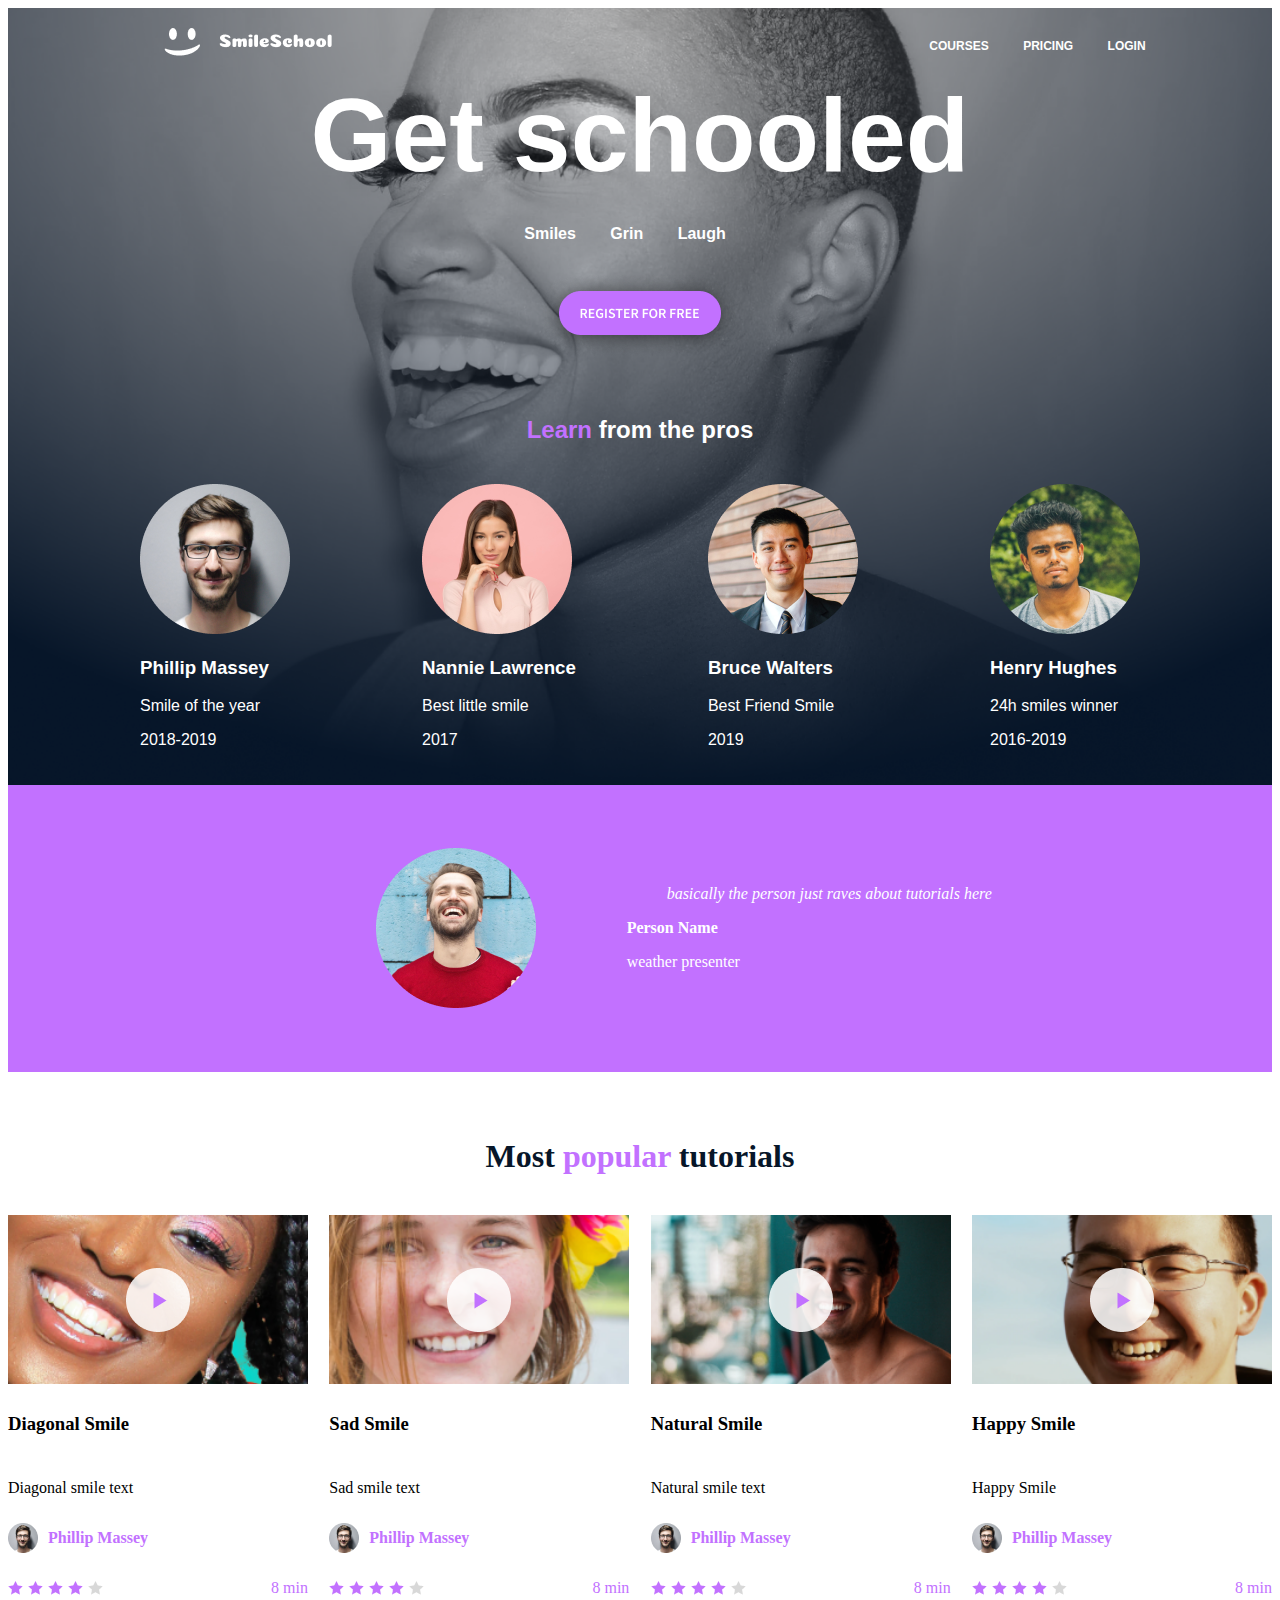
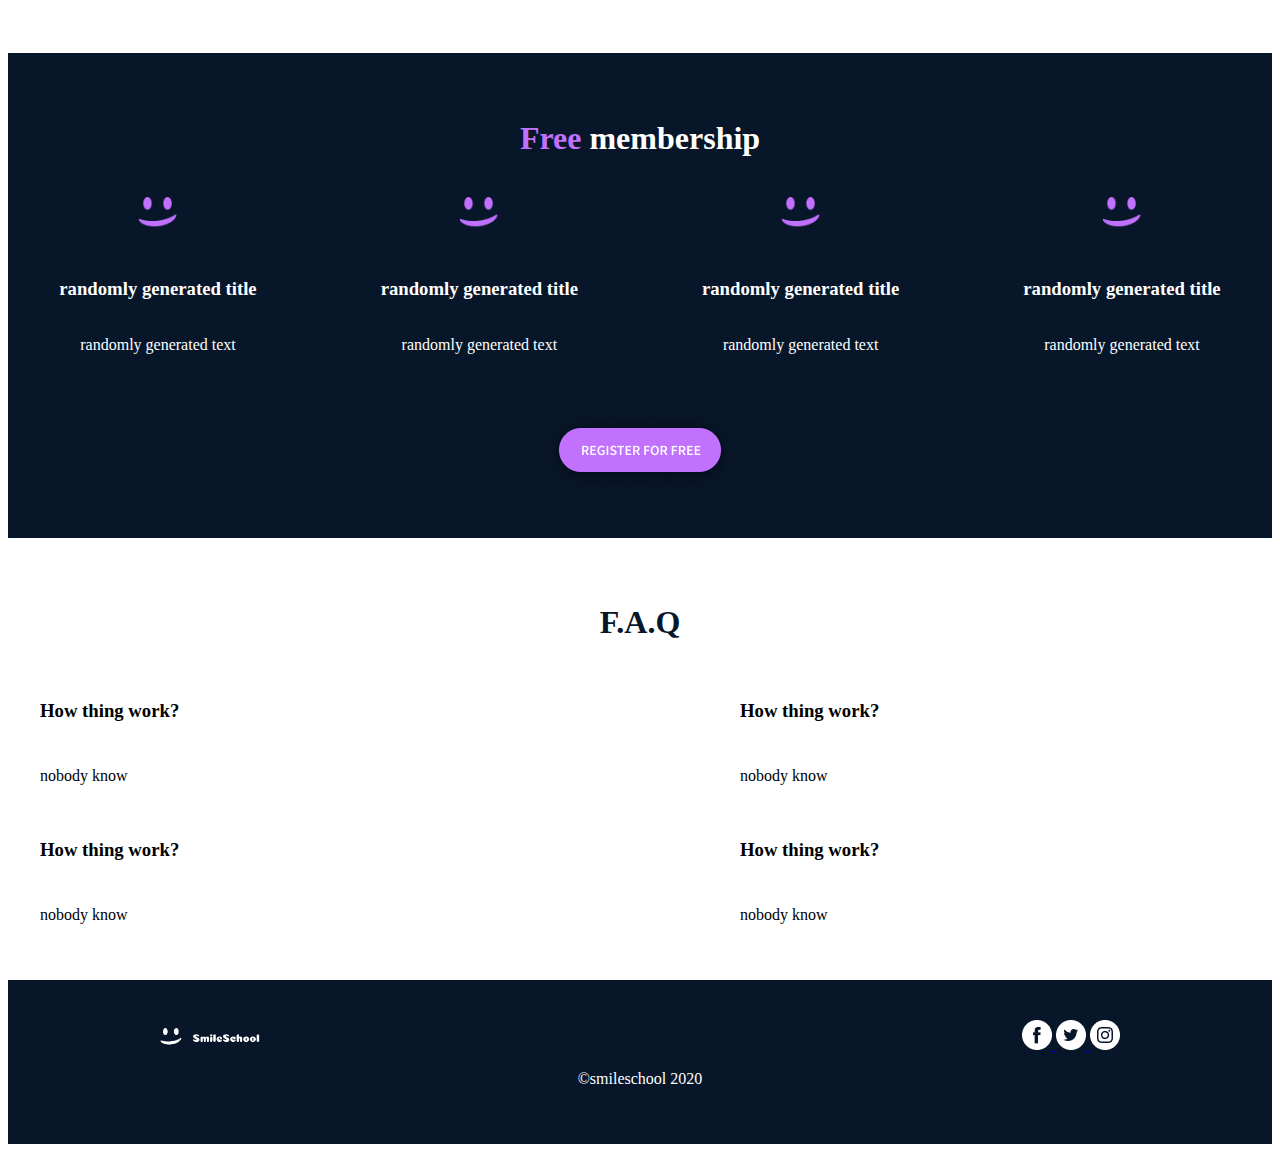
<file: index.html>
<!DOCTYPE html>
<html lang="en">

<head>
    <meta charset="UTF-8">
    <meta name="viewport" content="width=device-width, initial-scale=1.0">
    <title>probably smileschool</title>
    <link rel="stylesheet" href="styles.css">
</head>

<body>
    <main>
        <div class="header-banner-background">
            <!-- Task 1 - Header -->
            <header>
                <!-- Link with an image inside -->
                <a href="#">
                    <img src="images/logo.png" alt="smiley logo description">
                </a>

                <!-- Block of 3 link elements -->
                <div class="link-block">
                    <a href="courses">COURSES</a>
                    <a href="pricing">PRICING</a>
                    <a href="login">LOGIN</a>
                </div>
            </header>
            <!-- End Task 1 -->


            <!-- Task 2 Banner -->
            <section class="banner-section">

                <!-- First block starts here -->
                <div class="block-one">

                    <!-- Heading -->
                    <h1>Get schooled</h1>

                    <!-- Text element -->
                    <p><span>Smiles</span> <span>Grin</span> <span>Laugh</span></p>

                    <!-- Button element -->
                    <a href="register-link-probs">
                        <img src="images/banner-button.png" alt="Register for Free">
                    </a>

                </div>
                <!-- First block ends here -->

                <!-- Second block starts here -->
                <div class="block-two">
                    <h2><span>Learn</span> from the pros</h2>

                    <!-- pros block -->
                    <div class="pros-block">
                        <div>
                            <img src="images/pros-1.png" alt="massey">
                            <h3>Phillip Massey</h3>
                            <p>Smile of the year</p>
                            <p>2018-2019</p>
                        </div>
                        <div>
                            <img src="images/pros-2.png" alt="lawrence">
                            <h3>Nannie Lawrence</h3>
                            <p>Best little smile</p>
                            <p>2017</p>
                        </div>
                        <div>
                            <img src="images/pros-3.png" alt="walters">
                            <h3>Bruce Walters</h3>
                            <p>Best Friend Smile</p>
                            <p>2019</p>
                        </div>
                        <div>
                            <img src="images/pros-4.png " alt="hughes">
                            <h3>Henry Hughes</h3>
                            <p>24h smiles winner</p>
                            <p>2016-2019</p>
                        </div>
                    </div>
                    <!-- end pros block -->

                </div>
                <!-- Second block ends here -->

            </section>
            <!-- End Task 2 -->
        </div>


        <!-- Task 3 Quote -->
        <section class="quote-section">
            <div class="quote-block">
                <h2>w3c quote heading</h2>

                <!-- Image for the quote block -->
                <img src="images/testimonials-avatar.png" alt="Description for Quote Image">

                <!-- Block containing the quote details -->
                <div class="quote-details">

                    <!-- Quote body -->
                    <blockquote>basically the person just raves about tutorials here</blockquote>

                    <!-- Author of the quote -->
                    <p class="lol-person-quote">Person Name</p>

                    <!-- Sub Title -->
                    <p>weather presenter</p>

                </div>
            </div>
        </section>
        <!-- End Task 3 -->

        <!-- Task 4 Videos -->
        <section class="videos-section">

            <!-- Heading for the videos section -->
            <h2>Most <span>popular</span> tutorials</h2>

            <!-- Main block containing the 4 video blocks -->
            <div class="videos-block">

                <!-- Diagonal Smile -->
                <div class="video-item">
                    <div class="video-preview">
                        <img src="images/diagonal-smile-preview.png" alt="diagonal video cover description">
                        <img src="images/play-button.png" alt="play button">
                    </div>
                    <h3>Diagonal Smile</h3>
                    <p>Diagonal smile text</p>
                    <div class="video-author">
                        <img src="images/video-author-avatar.png" alt="Massey Author">
                        <h4>Phillip Massey</h4>
                    </div>
                    <div class="video-rating">
                        <img src="images/Star_1.png" alt="Star 1">
                        <img src="images/Star_2.png" alt="Star 2">
                        <img src="images/Star_3.png" alt="Star 3">
                        <img src="images/Star_4.png" alt="Star 4">
                        <img src="images/Star_5.png" alt="Star 5">
                        <p>8 min</p>
                    </div>
                </div>

                <!-- Sad Smile -->
                <div class="video-item">
                    <div class="video-preview">
                        <img src="images/sad-smile-preview.png" alt="sad video cover description">
                        <img src="images/play-button.png" alt="play button">
                    </div>
                    <h3>Sad Smile</h3>
                    <p>Sad smile text</p>
                    <div class="video-author">
                        <img src="images/video-author-avatar.png" alt="Massey Author">
                        <h4>Phillip Massey</h4>
                    </div>
                    <div class="video-rating">
                        <img src="images/Star_1.png" alt="Star 1">
                        <img src="images/Star_2.png" alt="Star 2">
                        <img src="images/Star_3.png" alt="Star 3">
                        <img src="images/Star_4.png" alt="Star 4">
                        <img src="images/Star_5.png" alt="Star 5">
                        <p>8 min</p>
                    </div>
                </div>

                <!-- Natural Smile -->
                <div class="video-item">
                    <div class="video-preview">
                        <img src="images/natural-smile-preview.png" alt="natural video cover description">
                        <img src="images/play-button.png" alt="play button">
                    </div>
                    <h3>Natural Smile</h3>
                    <p>Natural smile text</p>
                    <div class="video-author">
                        <img src="images/video-author-avatar.png" alt="Massey Author">
                        <h4>Phillip Massey</h4>
                    </div>
                    <div class="video-rating">
                        <img src="images/Star_1.png" alt="Star 1">
                        <img src="images/Star_2.png" alt="Star 2">
                        <img src="images/Star_3.png" alt="Star 3">
                        <img src="images/Star_4.png" alt="Star 4">
                        <img src="images/Star_5.png" alt="Star 5">
                        <p>8 min</p>
                    </div>
                </div>

                <!-- Happy Smile -->
                <div class="video-item">
                    <div class="video-preview">
                        <img src="images/happy-smile-preview.png" alt="happy video cover description">
                        <img src="images/play-button.png" alt="play button">
                    </div>
                    <h3>Happy Smile</h3>
                    <p>Happy Smile</p>
                    <div class="video-author">
                        <img src="images/video-author-avatar.png" alt="Massey Author">
                        <h4>Phillip Massey</h4>
                    </div>
                    <div class="video-rating">
                        <img src="images/Star_1.png" alt="Star 1">
                        <img src="images/Star_2.png" alt="Star 2">
                        <img src="images/Star_3.png" alt="Star 3">
                        <img src="images/Star_4.png" alt="Star 4">
                        <img src="images/Star_5.png" alt="Star 5">
                        <p>8 min</p>
                    </div>
                </div>
            </div>
        </section>
        <!-- End Task 4 -->

        <!-- Task 5 Membership -->
        <section class="membership-section">
            <h2><span>Free</span> membership</h2>
            <div class="membership-block">
                <div class="membership-item">
                    <img src="images/membership-smile.png" alt="Membership Image Description">
                    <h3>randomly generated title</h3>
                    <p>randomly generated text</p>
                </div>
                <div class="membership-item">
                    <img src="images/membership-smile.png" alt="Membership Image Description">
                    <h3>randomly generated title</h3>
                    <p>randomly generated text</p>
                </div>
                <div class="membership-item">
                    <img src="images/membership-smile.png" alt="Membership Image Description">
                    <h3>randomly generated title</h3>
                    <p>randomly generated text</p>
                </div>
                <div class="membership-item">
                    <img src="images/membership-smile.png" alt="Membership Image Description">
                    <h3>randomly generated title</h3>
                    <p>randomly generated text</p>
                </div>
            </div>
            <div class="membership-button">
                <a href="register-link-probs">
                    <img src="images/membership-button.png" alt="Register for Free">
                </a>
            </div>

        </section>
        <!-- End Task 5 -->

        <!-- Task 6 FAQ -->
        <section class="faq-section">
            <h2>F.A.Q</h2>
            <div class="faq-block">

                <!-- First row block -->
                <div class="faq-row">
                    <div class="faq-item">
                        <h3>How thing work?</h3>
                        <p>nobody know</p>
                    </div>
                    <div class="faq-item">
                        <h3>How thing work?</h3>
                        <p>nobody know</p>
                    </div>
                </div>

                <!-- Second row block -->
                <div class="faq-row">
                    <div class="faq-item">
                        <h3>How thing work?</h3>
                        <p>nobody know</p>
                    </div>
                    <div class="faq-item">
                        <h3>How thing work?</h3>
                        <p>nobody know</p>
                    </div>
                </div>
            </div>
        </section>
    </main>
    <!-- End Task 6 -->

    <!-- Task 7 Footer -->
    <footer>

        <!-- Global block for centering the footer content -->
        <div class="footer-global-block">

            <!-- Row block for footer content -->
            <div class="footer-row">
                <img src="images/footer-logo.png" alt="Smiley Image Description">

                <!-- Block containing images with links -->
                <div class="footer-socials-icons">
                    <a href="fb">
                        <img src="images/Facebook.png" alt="facebook probably">
                    </a>
                    <a href="twitter">
                        <img src="images/Twitter.png" alt="twitter probably">
                    </a>
                    <a href="da-gram">
                        <img src="images/Instagram.png" alt="da-gram probably">
                    </a>
                </div>
            </div>
            <!-- End of the row block -->

            <!-- Block for the copyright text -->
            <div class="footer-copyright">
                <p>&copy;smileschool 2020</p>
            </div>

        </div>
        <!-- End of the global block -->

    </footer>
    <!-- End Task 7 -->
</body>

</html>
</file>
<file: styles.css>
/* Header && Banner Styles - Task 2 */
body {
  max-width: 1440px; /* from figma - desktop width */
}

.header-banner-background {
  background-image: url("images/background.png"); /* from figma export */
  background-repeat: no-repeat;
  background-size: cover;
  background-position: center center;
}

header {
  margin-left: 10%;
  margin-right: 10%;
  padding-top: 20px;
  font-family: "Source Sans Pro", sans-serif;
  display: flex;
  justify-content: space-between;
  align-items: center;
  background-color: transparent;
}

header a {
  text-decoration: none;
  margin-left: 30px;
  color: white;
  font-weight: bold;
  font-size: 0.75em;
}

.banner-section {
  color: white;
  font-family: "Source Sans Pro", sans-serif;
  background-color: transparent;
}

.block-one {
  display: flex;
  flex-direction: column;
  justify-content: center;
  align-items: center;
  font-weight: bold;
}

.block-one h1,
.block-one p,
.block-one a {
  margin-top: 15px;
  margin-bottom: 15px;
}

.block-one p span {
  margin-right: 30px;
}

h1 {
  font-size: 6.5em;
}

.block-two h2 span {
  color: #C271FF; /* from figma */
}

.block-two {
  display: flex;
  flex-direction: column;
  align-items: center;
  width: 100%;
  padding: 20px;
  box-sizing: border-box;
}

.pros-block {
  display: flex;
  justify-content: space-between;
  flex-wrap: nowrap;
  width: 100%;
  max-width: 1000px;
  margin-top: 20px;
}
/* End Task 2 */

/* Quotes Style - Task 3 */
.quote-section {
  color: white;
  background-color: #c271ff; /* from figma */
  display: flex;
  justify-content: center;
  align-items: center;
  padding: 5%;
}

.quote-section h2 {
  visibility: hidden; /* header only here for w3c validation */
}

.quote-block {
  display: flex;
  align-items: center;
  width: 80%;
  max-width: 1200px;
  margin: 0 auto;
}

.quote-block img {
  /* image appears to be roughly 1/4 of the width of the block */
  flex: 1;
  max-width: 200px;
  margin-right: 10%;
}

.quote-details {
  /* text takes up the remaining 3/4 of the width of the block */
  flex: 3;
}

.quote-details blockquote {
  font-style: italic;
}

.lol-person-quote {
  font-weight: bold;
}
/* End Task 3 */

/* Videos Style - Task 4 */
.videos-section {
  padding: 40px 0;
}

.videos-section h2 {
  text-align: center;
  font-size: 2em;
  margin-bottom: 40px;
  color: #071629; /* from figma */
}

.videos-section h2 span {
  color: #c271ff; /* header color difference from figma */
}

.videos-block {
  display: flex;
  justify-content: space-between;
  flex-wrap: wrap;
  gap: 20px;
}

.video-item {
  flex: 1;
  max-width: 300px;
  box-sizing: border-box;
  display: flex;
  flex-direction: column;
  gap: 10px;
}

.video-preview {
  position: relative;
  width: 100%;
  padding-bottom: 56.25%;
  overflow: hidden;
}

.video-preview img:first-child {
  position: absolute;
  top: 0;
  left: 0;
  width: 100%;
  height: 100%;
  object-fit: cover;
}

.video-preview img:nth-child(2) {
  position: absolute;
  top: 50%;
  left: 50%;
  transform: translate(-50%, -50%);
  cursor: pointer;
}

.video-author {
  display: flex;
  align-items: center;
  gap: 10px;
}

.video-author h4 {
  margin: 0;
  color: #c271ff; /* from figma */
}

.video-rating {
  display: flex;
  justify-content: space-between;
  align-items: center;
}

.video-rating img {
  margin-right: 5px;
}

.video-rating p {
  margin-left: auto;
  color: #c271ff; /* from figma */
}
/* End Task 4 */

/* Membership Style - Task 5 */
.membership-section {
  background-color: #071629; /* from figma */
  padding: 40px 0;
  text-align: center;
}

.membership-section h2 {
  font-size: 2em; /* 32px */
  margin-bottom: 40px;
  color: #fff;
}

.membership-section h2 span {
  color: #c271ff; /* header color difference from figma */
}

.membership-block {
  display: flex;
  justify-content: space-between;
  flex-wrap: wrap;
  gap: 20px;
  margin-bottom: 40px;
}

.membership-item {
  flex: 1;
  max-width: 300px;
  box-sizing: border-box;
  display: flex;
  flex-direction: column;
  align-items: center;
  gap: 10px;
}

.membership-item img {
  width: 40px;
  height: auto;
  margin-bottom: 20px;
}

.membership-item h3 {
  color: #fff;
  margin-bottom: 10px;
}

.membership-item p {
  color: #fff;
}

.membership-button img {
  cursor: pointer;
  max-width: 80%;
  margin: 0 auto;
}
/* End Task 5 */

/* FAQ Style - Task 6 */
.faq-section {
  padding: 40px 0;
}

.faq-section h2 {
  text-align: center;
  font-size: 2em; /* 32px */
  margin-bottom: 40px;
  color: #071629; /* from figma */
}

.faq-block {
  display: flex;
  flex-direction: column;
  gap: 20px;
  align-items: center;
}

.faq-row {
  display: flex;
  justify-content: space-between;
  flex-wrap: wrap;
  gap: 20px;
  width: 100%;
  max-width: 1200px;
}

.faq-item {
  flex: 1;
  max-width: 500px;
  box-sizing: border-box;
  display: flex;
  flex-direction: column;
  gap: 10px;
}
/* End Task 6 */

/* Footer Style - Task 7 */
footer {
  background-color: #071629; /* from figma */
  padding: 40px 0;
  color: #fff;
}

.footer-global-block {
  display: flex;
  flex-direction: column;
  align-items: center;
  width: 100%;
  max-width: 1200px;
  margin: 0 auto;
}

.footer-row {
  display: flex;
  justify-content: space-between;
  align-items: center;
  width: 100%;
  padding: 0 10%;
  box-sizing: border-box;
}

.footer-row img {
  max-width: 100px;
  height: auto;
}

.footer-socials-block {
  display: flex;
  align-items: center;
  gap: 20px;
}

.footer-socials-block a {
  margin-right: 10px;
}

.footer-socials-block img {
  width: 30px;
  height: auto;
  cursor: pointer;
}

.footer-socials-block p {
  margin-top: 20px;
}
/* End Task 7 */
</file>
